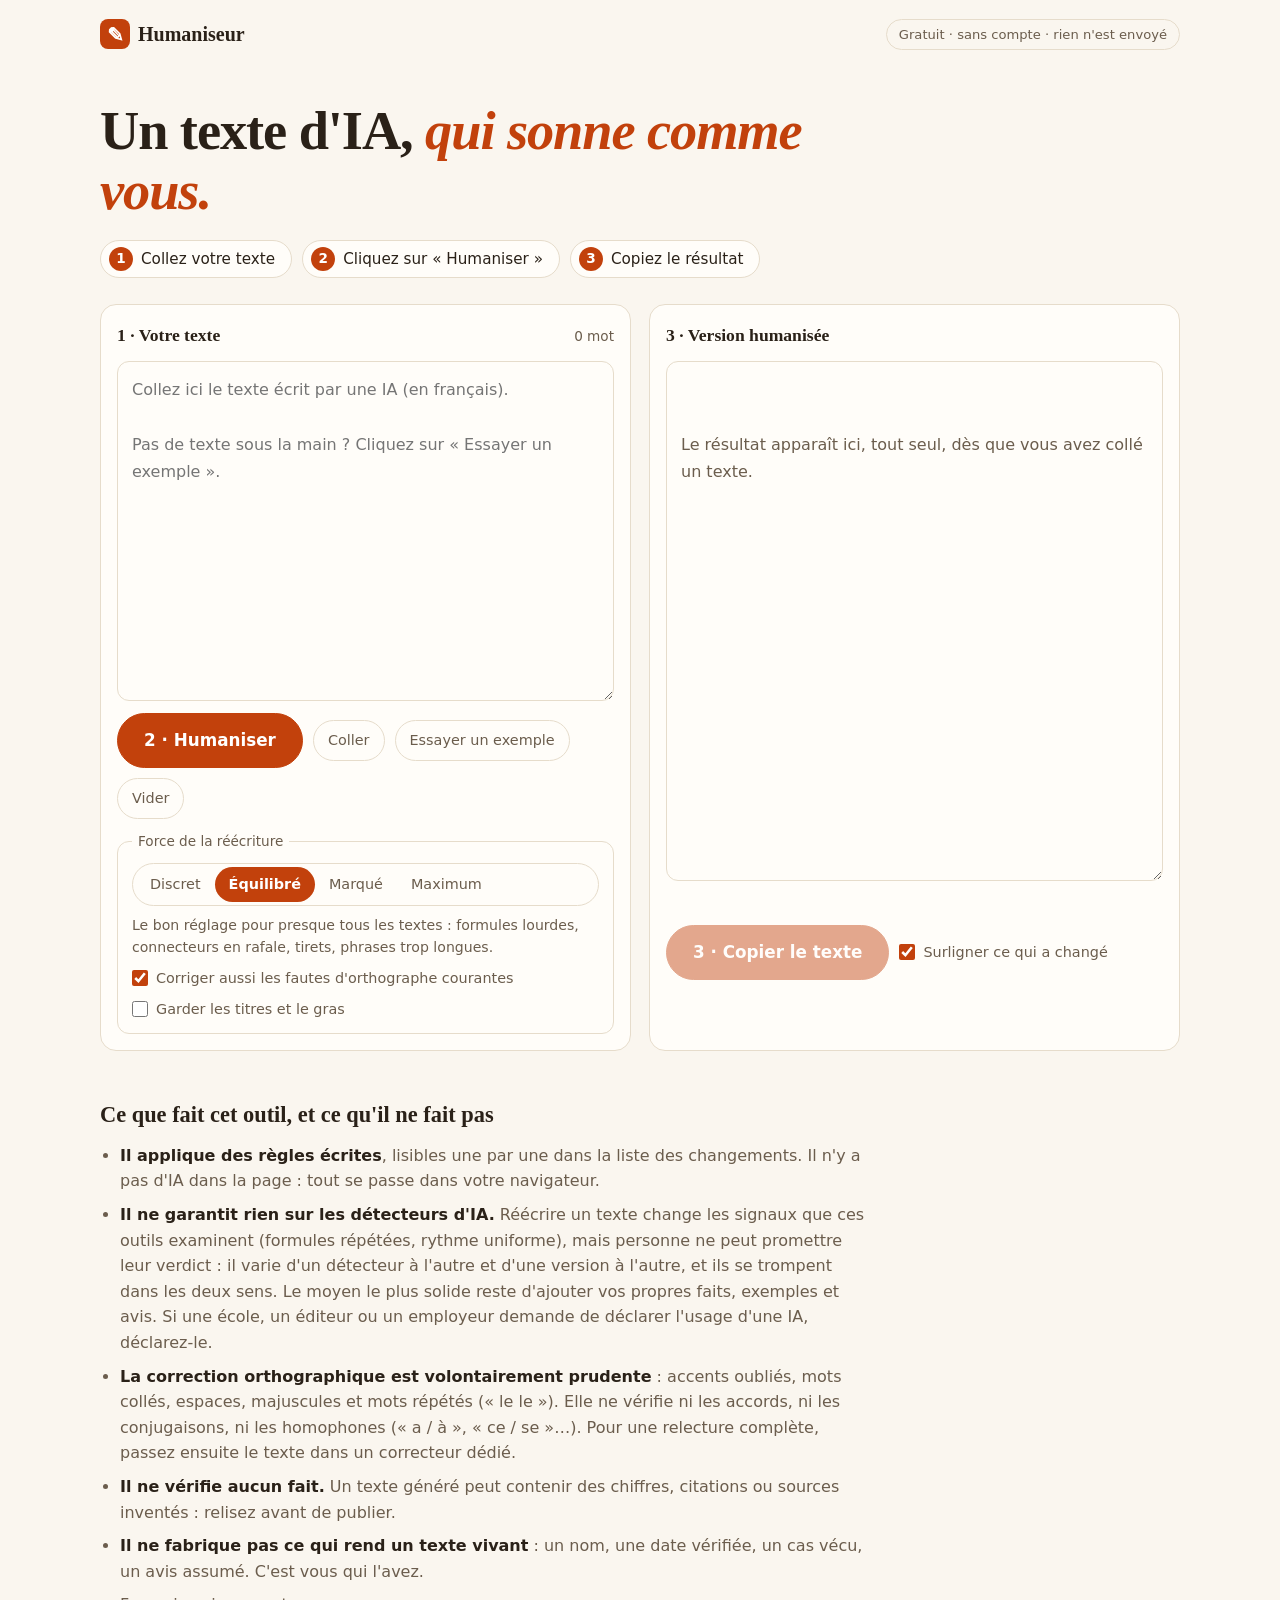
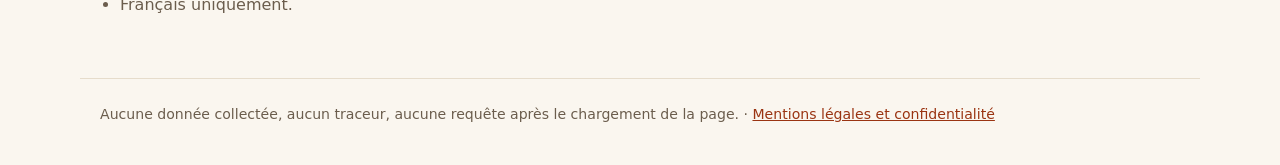
<file: index.html>
<!DOCTYPE html>
<html lang="fr">
<head>
<meta charset="utf-8">
<meta name="viewport" content="width=device-width, initial-scale=1">
<title>Humaniseur de texte — rend un texte d'IA plus naturel</title>
<meta name="description" content="Collez un texte écrit par une IA et obtenez une version plus naturelle : formules creuses, tirets, rythme, vocabulaire. Gratuit, sans compte, rien n'est envoyé.">
<meta name="color-scheme" content="light dark">
<link rel="icon" href="data:image/svg+xml,%3Csvg xmlns='http://www.w3.org/2000/svg' viewBox='0 0 32 32'%3E%3Crect width='32' height='32' rx='8' fill='%23c2410c'/%3E%3Cpath d='M9 23l1-4 9-9a2 2 0 0 1 3 3l-9 9z' fill='none' stroke='%23fff' stroke-width='2' stroke-linejoin='round'/%3E%3C/svg%3E">
<link rel="stylesheet" href="style.css">
</head>
<body>
<header class="haut">
  <span class="logo"><i aria-hidden="true">✎</i> Humaniseur</span>
  <span class="badge">Gratuit · sans compte · rien n'est envoyé</span>
</header>

<main>
  <section class="intro">
    <h1>Un texte d'IA, <em>qui sonne comme vous.</em></h1>
    <ol class="etapes" aria-label="Mode d'emploi">
      <li><b>1</b> Collez votre texte</li>
      <li><b>2</b> Cliquez sur « Humaniser »</li>
      <li><b>3</b> Copiez le résultat</li>
    </ol>
  </section>

  <section class="atelier" aria-label="Atelier">
    <div class="volet">
      <div class="volet-tete">
        <label for="entree">1 · Votre texte</label>
        <span class="compte" id="compte-entree">0 mot</span>
      </div>
      <textarea id="entree" spellcheck="false" placeholder="Collez ici le texte écrit par une IA (en français).&#10;&#10;Pas de texte sous la main ? Cliquez sur « Essayer un exemple »."></textarea>
      <div class="actions">
        <button type="button" class="principal gros" id="go">2 · Humaniser</button>
        <button type="button" class="discret" id="coller">Coller</button>
        <button type="button" class="discret" id="exemple">Essayer un exemple</button>
        <button type="button" class="discret" id="vider">Vider</button>
      </div>
      <fieldset class="force">
        <legend>Force de la réécriture</legend>
        <div class="segments" role="radiogroup" aria-label="Force de la réécriture">
          <label><input type="radio" name="niveau" value="leger"><span>Discret</span></label>
          <label><input type="radio" name="niveau" value="standard" checked><span>Équilibré</span></label>
          <label><input type="radio" name="niveau" value="fort"><span>Marqué</span></label>
          <label><input type="radio" name="niveau" value="complet"><span>Maximum</span></label>
        </div>
        <p class="legende" id="legende-force"></p>
        <label class="case"><input type="checkbox" id="corriger" checked><span>Corriger aussi les fautes d'orthographe courantes</span></label>
        <label class="case"><input type="checkbox" id="forme"><span>Garder les titres et le gras</span></label>
      </fieldset>
    </div>

    <div class="volet sortie-volet" id="volet-sortie" aria-live="polite">
      <div class="volet-tete">
        <h2 id="titre-sortie">3 · Version humanisée</h2>
        <span class="compte" id="compte-sortie"></span>
      </div>
      <div id="sortie" class="sortie" tabindex="0" aria-labelledby="titre-sortie">
        <p class="vide">Le résultat apparaît ici, tout seul, dès que vous avez collé un texte.</p>
      </div>
      <p class="resume" id="resume"></p>
      <div class="actions">
        <button type="button" class="principal gros" id="copier" disabled>3 · Copier le texte</button>
        <label class="case"><input type="checkbox" id="surligner" checked><span>Surligner ce qui a changé</span></label>
      </div>
    </div>
  </section>

  <details id="details" class="plus" hidden>
    <summary id="titre-modifs">Voir ce qui a changé</summary>
    <p class="aide">Un changement ne vous plaît pas ? Décochez-le : le texte se met à jour.</p>
    <div id="modifs"></div>
    <ul class="chiffres" id="chiffres"></ul>
    <div id="signaux-bloc" hidden>
      <h2 class="titre-section">À ajouter vous-même</h2>
      <p class="aide">Repéré mais pas réécrit : il y faut du fond que l'outil n'a pas.</p>
      <div id="signaux" class="signaux"></div>
    </div>
  </details>

  <section class="honnete">
    <h2>Ce que fait cet outil, et ce qu'il ne fait pas</h2>
    <ul>
      <li><b>Il applique des règles écrites</b>, lisibles une par une dans la liste des changements. Il n'y a pas d'IA dans la page : tout se passe dans votre navigateur.</li>
      <li><b>Il ne garantit rien sur les détecteurs d'IA.</b> Réécrire un texte change les signaux que ces outils examinent (formules répétées, rythme uniforme), mais personne ne peut promettre leur verdict : il varie d'un détecteur à l'autre et d'une version à l'autre, et ils se trompent dans les deux sens. Le moyen le plus solide reste d'ajouter vos propres faits, exemples et avis. Si une école, un éditeur ou un employeur demande de déclarer l'usage d'une IA, déclarez-le.</li>
      <li><b>La correction orthographique est volontairement prudente</b> : accents oubliés, mots collés, espaces, majuscules et mots répétés (« le le »). Elle ne vérifie ni les accords, ni les conjugaisons, ni les homophones (« a / à », « ce / se »…). Pour une relecture complète, passez ensuite le texte dans un correcteur dédié.</li>
      <li><b>Il ne vérifie aucun fait.</b> Un texte généré peut contenir des chiffres, citations ou sources inventés : relisez avant de publier.</li>
      <li><b>Il ne fabrique pas ce qui rend un texte vivant</b> : un nom, une date vérifiée, un cas vécu, un avis assumé. C'est vous qui l'avez.</li>
      <li>Français uniquement.</li>
    </ul>
  </section>
</main>

<footer class="pied">
  <p>Aucune donnée collectée, aucun traceur, aucune requête après le chargement de la page. · <a href="mentions-legales.html">Mentions légales et confidentialité</a></p>
</footer>
<script src="moteur.js"></script>
<script src="app.js"></script>
</body>
</html>
</file>
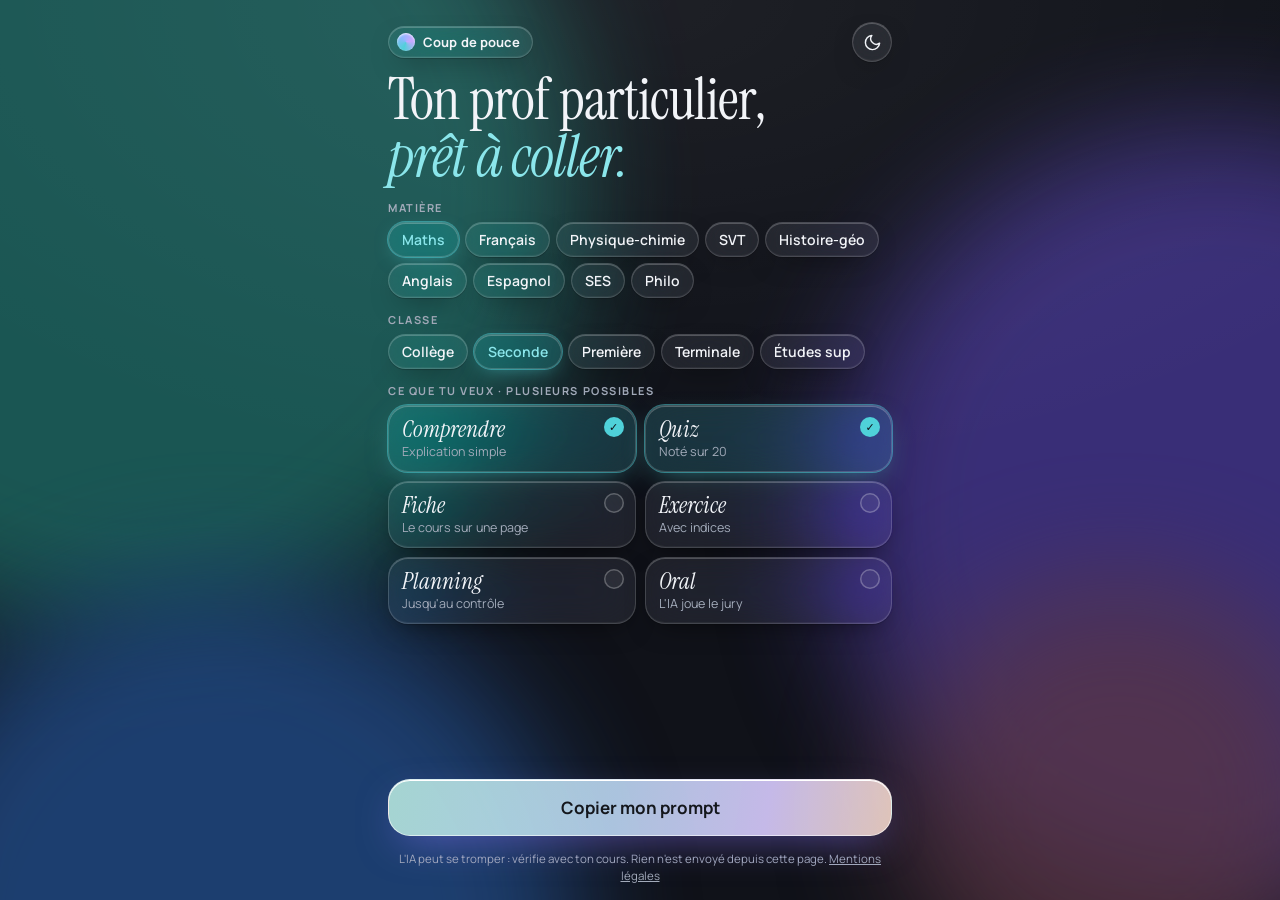
<file: coup-de-pouce.html>
<!DOCTYPE html>
<html lang="fr">
<head>
<meta charset="utf-8">
<meta name="viewport" content="width=device-width, initial-scale=1, viewport-fit=cover">
<title>Coup de pouce</title>
<meta name="description" content="Choisis ta matière, ta classe et ce dont tu as besoin : ton prompt de révision est prêt à coller dans ChatGPT ou Claude. Gratuit, sans compte, rien n'est envoyé.">
<meta name="color-scheme" content="dark">
<meta name="theme-color" content="#101219">
<style>
/* Layout : un écran, fond clair où dérivent trois halos pastel (menthe, lilas, ciel) ; tout le reste en verre liquide façon Apple : flou + saturation, liseré de lumière, ombre douce. */
@font-face{font-family:"Instrument Serif";src:url(polices/instrument-serif.woff2) format("woff2");font-weight:400;font-style:normal;font-display:swap}
@font-face{font-family:"Instrument Serif";src:url(polices/instrument-serif-italic.woff2) format("woff2");font-weight:400;font-style:italic;font-display:swap}
@font-face{font-family:"Manrope";src:url(polices/manrope.woff2) format("woff2");font-weight:200 800;font-style:normal;font-display:swap}
:root{
  color-scheme:dark;
  --ground:#101219; --ink:#F2F4F8; --soft:#A3ABBA; --line:rgba(255,255,255,.16);
  --glass:rgba(255,255,255,.07); --glass-on:rgba(79,209,217,.18); --teal:#4FD1D9; --teal-deep:#8BE6EB;
  --mint:#1C5F5A; --lilac:#3F3282; --sky:#1F4479; --peach:#5C3640;
  --display:"Instrument Serif",Georgia,"Times New Roman",serif;
  --body:"Manrope",-apple-system,"SF Pro Text","Segoe UI",system-ui,sans-serif;
  --shadow:0 1px 1px rgba(0,0,0,.2),0 10px 28px -12px rgba(0,0,0,.6);
}
:root[data-theme="light"]{
  color-scheme:light;
  --ground:#E3E6EB; --ink:#14171C; --soft:#535B67; --line:rgba(255,255,255,.7);
  --glass:rgba(255,255,255,.38); --glass-on:rgba(79,209,217,.24); --teal:#13939B; --teal-deep:#0B6A71;
  --mint:#A6E0D3; --lilac:#C6B6F7; --sky:#AFCFF4; --peach:#EFC7B9;
  --shadow:0 1px 1px rgba(20,23,28,.05),0 8px 24px -10px rgba(20,23,28,.22);
}
:root[data-theme="light"] .glass{box-shadow:inset 0 1px 0 rgba(255,255,255,.85),inset 0 -1px 0 rgba(255,255,255,.2),var(--shadow)}
:root[data-theme="light"] .need .tick{background:rgba(255,255,255,.5);box-shadow:inset 0 0 0 1.5px rgba(20,23,28,.18)}
:root[data-theme="light"] .need[aria-pressed="true"] .tick{background:var(--teal);color:#fff;box-shadow:none}
:root[data-theme="light"] .toast{background:rgba(255,255,255,.7)}
:root[data-theme="light"] .toast a{color:#fff}
.top{display:flex;align-items:center;justify-content:space-between;gap:10px}
.mode{width:40px;height:40px;border-radius:50%;display:grid;place-items:center;cursor:pointer;color:var(--ink);font:inherit;padding:0}
.mode svg{width:19px;height:19px}
.mode .sun{display:none}
:root[data-theme="light"] .mode .sun{display:block}
:root[data-theme="light"] .mode .moon{display:none}
*{box-sizing:border-box}
html{overflow-x:clip;height:100%}
body{margin:0;min-height:100%;background:var(--ground);color:var(--ink);font-family:var(--body);overflow-x:clip;-webkit-font-smoothing:antialiased}
.bg{position:fixed;inset:0;z-index:0;pointer-events:none;overflow:hidden;filter:hue-rotate(var(--hue,0deg));transition:filter 1.4s ease}
.bg span{position:absolute;border-radius:50%;filter:blur(60px);opacity:.9;animation:drift 22s ease-in-out infinite alternate}
.bg span:nth-child(1){width:70vmax;height:70vmax;left:-25vmax;top:-20vmax;background:var(--mint)}
.bg span:nth-child(2){width:60vmax;height:60vmax;right:-25vmax;top:10vmax;background:var(--lilac);animation-duration:26s}
.bg span:nth-child(3){width:55vmax;height:55vmax;left:-10vmax;bottom:-30vmax;background:var(--sky);animation-duration:30s}
.bg span:nth-child(4){width:35vmax;height:35vmax;right:-5vmax;bottom:-10vmax;background:var(--peach);opacity:.7;animation-duration:24s}
@keyframes drift{from{transform:translate(0,0) scale(1)}to{transform:translate(6vmax,4vmax) scale(1.12)}}
.grain{position:fixed;inset:0;z-index:0;pointer-events:none;background:radial-gradient(120% 90% at 50% 0%,rgba(255,255,255,.06),transparent 60%)}
main{position:relative;z-index:1;max-width:540px;margin:0 auto;min-height:100dvh;display:flex;flex-direction:column;gap:14px;
  padding-block:max(18px,env(safe-area-inset-top,0px)) max(16px,env(safe-area-inset-bottom,0px));
  padding-left:max(18px,env(safe-area-inset-left,0px));padding-right:max(18px,env(safe-area-inset-right,0px))}
.glass{background:var(--glass);border:1px solid var(--line);-webkit-backdrop-filter:blur(22px) saturate(180%);backdrop-filter:blur(22px) saturate(180%);
  box-shadow:inset 0 1px 0 rgba(255,255,255,.22),inset 0 -1px 0 rgba(255,255,255,.05),var(--shadow)}
.hero{display:grid;gap:10px;padding-top:4px}
.brand{justify-self:start;display:inline-flex;align-items:center;gap:8px;font-size:13px;font-weight:700;letter-spacing:.01em;border-radius:999px;padding:6px 12px 6px 8px}
.brand i{width:18px;height:18px;border-radius:50%;background:conic-gradient(from 200deg,var(--teal),#8FB6FF,#C9A8FF,var(--teal));box-shadow:inset 0 1px 2px rgba(255,255,255,.8)}
h1{margin:0;font-family:var(--display);font-weight:400;font-size:clamp(40px,11.5vw,58px);line-height:.98;letter-spacing:-.015em;text-wrap:balance}
h1 em{color:var(--teal-deep)}
.label{margin:0 0 7px;font-size:11px;font-weight:700;letter-spacing:.14em;text-transform:uppercase;color:var(--soft)}
.chips{display:flex;flex-wrap:wrap;gap:6px}
.chip{font:inherit;font-size:14px;font-weight:600;color:var(--ink);border-radius:999px;padding:7px 13px;cursor:pointer;transition:background .25s,box-shadow .25s,transform .15s}
.chip:active,.need:active,.go:active{transform:scale(.97)}
.chip[aria-pressed="true"]{background:var(--glass-on);color:var(--teal-deep);box-shadow:inset 0 1px 0 rgba(255,255,255,.25),0 0 0 1px rgba(79,209,217,.5),0 6px 20px -8px rgba(79,209,217,.6)}
.needs{display:grid;grid-template-columns:repeat(2,minmax(0,1fr));gap:9px}
.need{position:relative;text-align:left;font:inherit;color:var(--ink);border-radius:20px;padding:11px 13px;cursor:pointer;transition:background .25s,box-shadow .25s,transform .15s}
.need strong{display:block;font-family:var(--display);font-style:italic;font-weight:400;font-size:23px;line-height:1.05}
.need small{display:block;font-size:12.5px;color:var(--soft);margin-top:2px}
.need .tick{position:absolute;top:11px;right:11px;width:20px;height:20px;border-radius:50%;display:grid;place-items:center;font-size:11px;font-weight:800;color:transparent;
  background:rgba(255,255,255,.06);box-shadow:inset 0 0 0 1.5px rgba(255,255,255,.25);transition:background .2s,color .2s}
.need[aria-pressed="true"]{background:var(--glass-on);box-shadow:inset 0 1px 0 rgba(255,255,255,.25),0 0 0 1px rgba(79,209,217,.5),0 10px 30px -12px rgba(79,209,217,.6)}
.need[aria-pressed="true"] .tick{background:var(--teal);color:var(--ground);box-shadow:none}
.chip:focus-visible,.need:focus-visible,.go:focus-visible,.mode:focus-visible{outline:2px solid var(--teal);outline-offset:3px}
.go{margin-top:auto;position:relative;font:inherit;font-size:17px;font-weight:700;color:#14171C;border-radius:22px;padding:16px 20px;cursor:pointer;overflow:hidden;
  background:linear-gradient(100deg,rgba(189,239,227,.85),rgba(198,226,255,.85) 45%,rgba(217,204,255,.9) 75%,rgba(255,225,210,.85));
  border:1px solid rgba(255,255,255,.6);box-shadow:inset 0 1px 0 #fff,0 14px 40px -12px rgba(140,120,255,.55);transition:transform .15s}
.go::after{content:"";position:absolute;inset:0;background:linear-gradient(110deg,transparent 30%,rgba(255,255,255,.65) 48%,transparent 66%);transform:translateX(-120%);animation:sheen 5s ease-in-out 1.5s infinite}
@keyframes sheen{0%,70%{transform:translateX(-120%)}100%{transform:translateX(120%)}}
.go:disabled{opacity:.5;cursor:default}
.go:disabled::after{display:none}
.foot{margin:0;text-align:center;font-size:11.5px;line-height:1.5;color:var(--soft)}
.foot a{color:var(--soft)}
.toast{position:fixed;left:50%;bottom:calc(16px + env(safe-area-inset-bottom,0px));transform:translate(-50%,160%);z-index:5;width:min(500px,calc(100% - 32px));
  border-radius:22px;padding:14px 16px;display:grid;gap:10px;transition:transform .4s cubic-bezier(.2,.9,.3,1.15);background:rgba(24,27,36,.82)}
.toast.on{transform:translate(-50%,0)}
.toast p{margin:0;font-weight:800}
.toast span{font-size:14px;color:var(--soft)}
.toast .links{display:flex;gap:8px;flex-wrap:wrap}
.toast a{font-size:14px;font-weight:700;text-decoration:none;color:var(--ground);background:var(--ink);border-radius:999px;padding:9px 15px}
@media (max-height:700px){h1{font-size:38px}.need small{display:none}.chip{padding:6px 10px;font-size:13px}}
@media (prefers-reduced-motion:reduce){.bg span,.go::after{animation:none}.chip,.need,.toast,.bg{transition:none}}
</style>
</head>
<body>
<div class="bg" id="drop" aria-hidden="true"><span></span><span></span><span></span><span></span></div>
<div class="grain" aria-hidden="true"></div>
<main>
  <header class="hero">
    <div class="top">
      <span class="brand glass"><i aria-hidden="true"></i>Coup de pouce</span>
      <button type="button" class="mode glass" id="mode" aria-label="Passer en thème jour ou nuit">
        <svg class="moon" viewBox="0 0 24 24" fill="none" stroke="currentColor" stroke-width="1.8" stroke-linecap="round" stroke-linejoin="round" aria-hidden="true"><path d="M21 12.8A9 9 0 1 1 11.2 3a7 7 0 0 0 9.8 9.8z"/></svg>
        <svg class="sun" viewBox="0 0 24 24" fill="none" stroke="currentColor" stroke-width="1.8" stroke-linecap="round" aria-hidden="true"><circle cx="12" cy="12" r="4"/><path d="M12 2v2M12 20v2M4.9 4.9l1.4 1.4M17.7 17.7l1.4 1.4M2 12h2M20 12h2M4.9 19.1l1.4-1.4M17.7 6.3l1.4-1.4"/></svg>
      </button>
    </div>
    <h1>Ton prof particulier, <em>prêt à coller.</em></h1>
  </header>

  <section aria-labelledby="l-mat">
    <p class="label" id="l-mat">Matière</p>
    <div class="chips" data-group="matiere" role="group" aria-labelledby="l-mat">
      <button type="button" class="chip glass">Maths</button><button type="button" class="chip glass">Français</button><button type="button" class="chip glass">Physique-chimie</button><button type="button" class="chip glass">SVT</button><button type="button" class="chip glass">Histoire-géo</button><button type="button" class="chip glass">Anglais</button><button type="button" class="chip glass">Espagnol</button><button type="button" class="chip glass">SES</button><button type="button" class="chip glass">Philo</button>
    </div>
  </section>

  <section aria-labelledby="l-cl">
    <p class="label" id="l-cl">Classe</p>
    <div class="chips" data-group="classe" role="group" aria-labelledby="l-cl">
      <button type="button" class="chip glass">Collège</button><button type="button" class="chip glass">Seconde</button><button type="button" class="chip glass">Première</button><button type="button" class="chip glass">Terminale</button><button type="button" class="chip glass">Études sup</button>
    </div>
  </section>

  <section aria-labelledby="l-need">
    <p class="label" id="l-need">Ce que tu veux · plusieurs possibles</p>
    <div class="needs">
      <button type="button" class="need glass" data-k="comprendre" aria-pressed="false"><span class="tick" aria-hidden="true">✓</span><strong>Comprendre</strong><small>Explication simple</small></button>
      <button type="button" class="need glass" data-k="quiz" aria-pressed="false"><span class="tick" aria-hidden="true">✓</span><strong>Quiz</strong><small>Noté sur 20</small></button>
      <button type="button" class="need glass" data-k="fiche" aria-pressed="false"><span class="tick" aria-hidden="true">✓</span><strong>Fiche</strong><small>Le cours sur une page</small></button>
      <button type="button" class="need glass" data-k="exo" aria-pressed="false"><span class="tick" aria-hidden="true">✓</span><strong>Exercice</strong><small>Avec indices</small></button>
      <button type="button" class="need glass" data-k="planning" aria-pressed="false"><span class="tick" aria-hidden="true">✓</span><strong>Planning</strong><small>Jusqu'au contrôle</small></button>
      <button type="button" class="need glass" data-k="oral" aria-pressed="false"><span class="tick" aria-hidden="true">✓</span><strong>Oral</strong><small>L'IA joue le jury</small></button>
    </div>
  </section>

  <button type="button" class="go" id="go">Copier mon prompt</button>
  <p class="foot">L'IA peut se tromper : vérifie avec ton cours. Rien n'est envoyé depuis cette page. <a href="https://p5wmt65pvz-wq.github.io/humanisation-Ai/mentions-legales.html">Mentions légales</a></p>
</main>

<div class="toast glass" id="toast" role="status" aria-live="polite">
  <p id="t-msg">Copié ✓</p>
  <span id="t-why">Colle-le dans ton IA : elle te demandera ton chapitre.</span>
  <div class="links"><a href="https://chatgpt.com/" target="_blank" rel="noopener">Ouvrir ChatGPT</a><a href="https://claude.ai/new" target="_blank" rel="noopener">Ouvrir Claude</a></div>
</div>

<script>
(function(){
  var root=document.documentElement,meta=document.querySelector('meta[name="theme-color"]');
  function apply(t){if(t==='light')root.setAttribute('data-theme','light');else root.removeAttribute('data-theme');if(meta)meta.content=t==='light'?'#E3E6EB':'#101219';}
  var t=null;try{t=localStorage.getItem('coupdepouce.theme');}catch(e){}
  apply(t);
  document.getElementById('mode').addEventListener('click',function(){
    var n=root.getAttribute('data-theme')==='light'?'dark':'light';apply(n);try{localStorage.setItem('coupdepouce.theme',n);}catch(e){}
  });
})();
(function(){
  var NEED={
    comprendre:"Explique-moi la notion simplement, comme si j'avais 12 ans, avec un exemple de la vie de tous les jours (10 lignes maximum). Puis pose-moi une question pour vérifier que j'ai compris ; si je me trompe, réexplique autrement.",
    quiz:"Fais-moi passer un quiz de 10 questions comme en contrôle. Une question à la fois ; après chaque réponse, dis si c'est juste et corrige en une phrase. À la fin, une note sur 20 et les 2 notions à revoir.",
    fiche:"Fais-moi une fiche d'une page : les notions clés, les définitions et formules à savoir, les pièges classiques en contrôle, et un mini-exemple corrigé. Si je colle mon cours, base-toi uniquement dessus.",
    exo:"Donne-moi un exercice du type contrôle, sans la correction. Si je bloque, donne un indice, puis un deuxième. Quand j'ai fini, corrige étape par étape et propose-en un plus dur.",
    planning:"Demande-moi la date du contrôle et combien de minutes je peux réviser par jour, puis fais-moi un planning avec une tâche précise par jour, un quiz l'avant-veille et rien de nouveau la veille.",
    oral:"Joue le jury d'un oral : pose une question à la fois, attends ma réponse, puis dis-moi ce qui était clair, ce qui manquait et comment mieux le dire."
  };
  var HUE={comprendre:0,quiz:70,fiche:-40,exo:30,planning:-80,oral:110};
  var KEY='coupdepouce.v1',state={matiere:'Maths',classe:'Seconde',needs:['comprendre','quiz']};
  try{var sv=JSON.parse(localStorage.getItem(KEY));if(sv&&sv.needs)state=sv;}catch(e){}
  function save(){try{localStorage.setItem(KEY,JSON.stringify(state));}catch(e){}}
  var drop=document.getElementById('drop'),go=document.getElementById('go');
  [].forEach.call(document.querySelectorAll('.chips'),function(g){
    var key=g.dataset.group,chips=[].slice.call(g.querySelectorAll('.chip'));
    function paint(){chips.forEach(function(c){c.setAttribute('aria-pressed',String(c.textContent===state[key]));});}
    chips.forEach(function(c){c.addEventListener('click',function(){state[key]=c.textContent;paint();save();});});
    paint();
  });
  var needs=[].slice.call(document.querySelectorAll('.need'));
  function paintNeeds(){needs.forEach(function(n){n.setAttribute('aria-pressed',String(state.needs.indexOf(n.dataset.k)>-1));});
    go.disabled=!state.needs.length;go.textContent=state.needs.length?'Copier mon prompt':'Choisis au moins un besoin';}
  needs.forEach(function(n){n.addEventListener('click',function(){
    var k=n.dataset.k,i=state.needs.indexOf(k);
    if(i>-1)state.needs.splice(i,1);else{state.needs.push(k);drop.style.setProperty('--hue',HUE[k]+'deg');}
    paintNeeds();save();});});
  paintNeeds();
  function build(){
    var order=['comprendre','fiche','exo','quiz','planning','oral'].filter(function(k){return state.needs.indexOf(k)>-1;});
    var t="Tu es mon prof particulier de "+state.matiere+". Je suis en "+state.classe.toLowerCase()+".\n\nCommence par me demander sur quel chapitre je travaille (je pourrai aussi coller mon cours). Ensuite :\n";
    order.forEach(function(k,i){t+="\n"+(order.length>1?(i+1)+". ":"")+NEED[k];});
    t+="\n\nPose une seule question à la fois et attends ma réponse. Si tu n'es pas sûr d'une information, dis-le au lieu d'inventer.";
    return t;
  }
  var toast=document.getElementById('toast'),msg=document.getElementById('t-msg'),why=document.getElementById('t-why'),timer;
  function show(m,w){msg.textContent=m;why.textContent=w;toast.classList.add('on');clearTimeout(timer);timer=setTimeout(function(){toast.classList.remove('on');},6000);}
  function fallback(text){var ta=document.createElement('textarea');ta.value=text;ta.setAttribute('readonly','');ta.style.position='fixed';ta.style.opacity='0';document.body.appendChild(ta);ta.select();var ok=false;try{ok=document.execCommand('copy');}catch(e){}document.body.removeChild(ta);return ok;}
  go.addEventListener('click',function(){
    var text=build();
    function ok(){show('Copié ✓','Colle-le dans ton IA : elle te demandera ton chapitre.');}
    function ko(){show('Copie bloquée','Ton navigateur refuse la copie : réessaie depuis Safari ou Chrome.');}
    if(navigator.clipboard&&navigator.clipboard.writeText)navigator.clipboard.writeText(text).then(ok,function(){fallback(text)?ok():ko();});
    else fallback(text)?ok():ko();
  });
})();
</script>
</body>
</html>
</file>
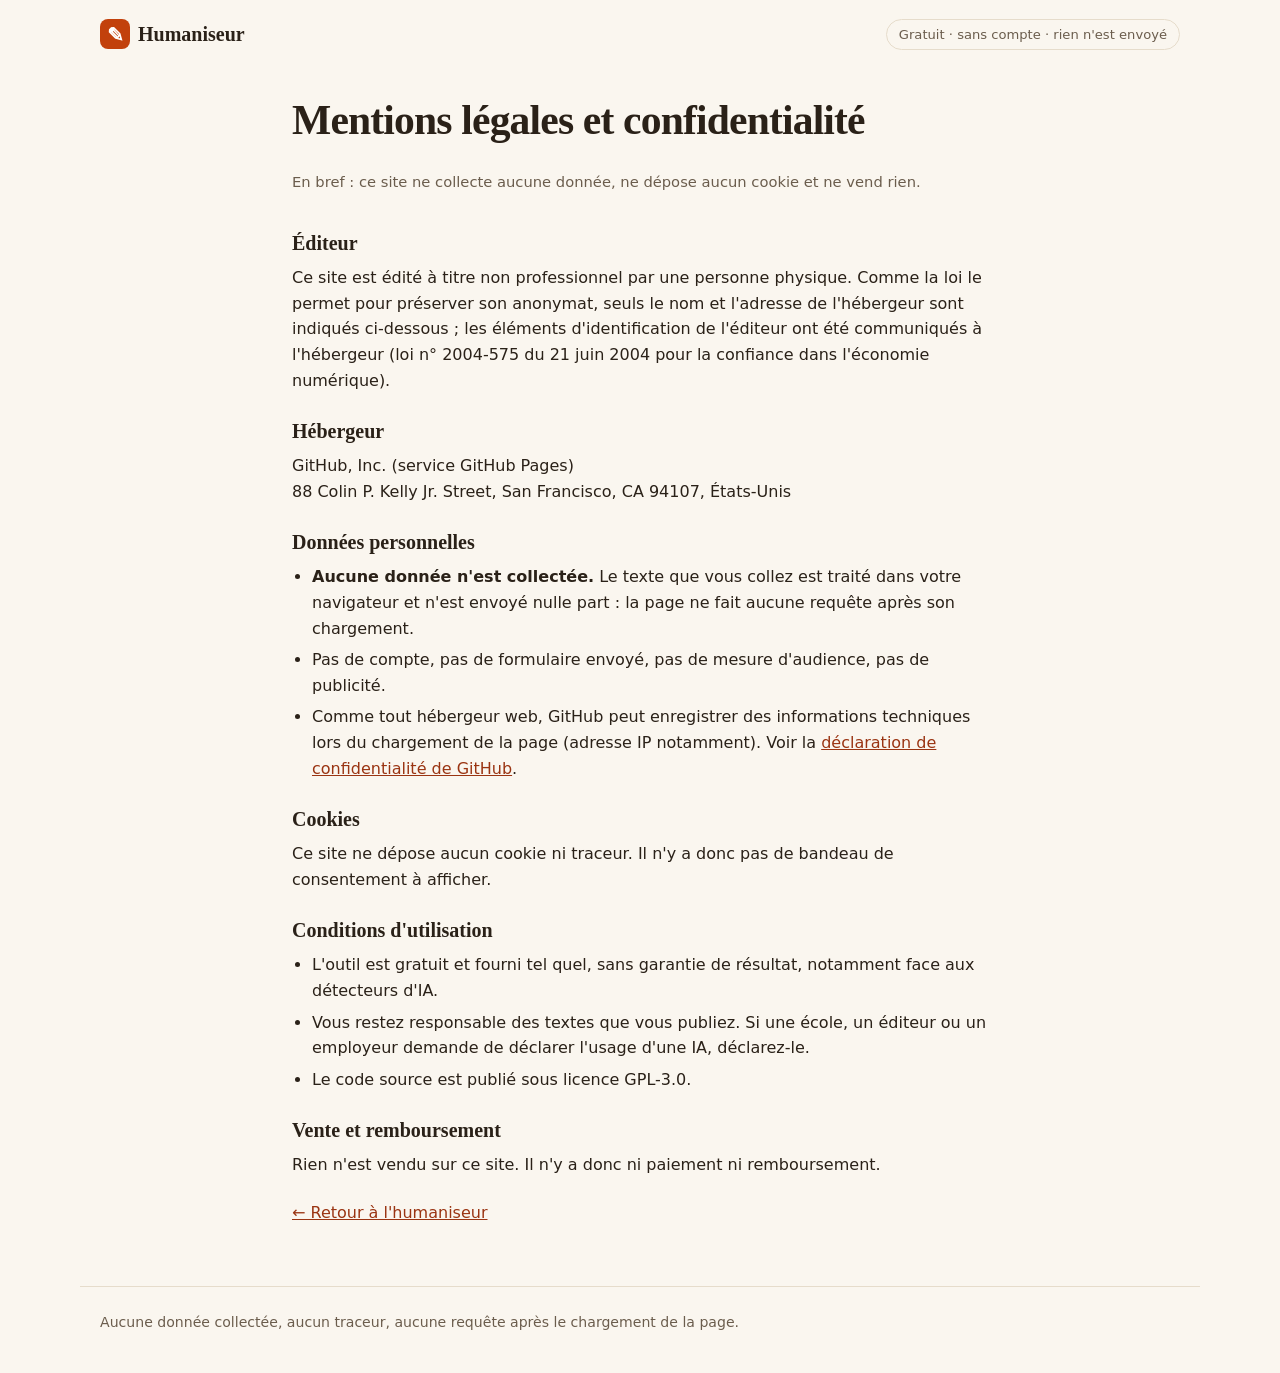
<file: mentions-legales.html>
<!DOCTYPE html>
<html lang="fr">
<head>
<meta charset="utf-8">
<meta name="viewport" content="width=device-width, initial-scale=1">
<title>Mentions légales et confidentialité — Humaniseur de texte</title>
<meta name="description" content="Mentions légales, confidentialité, cookies et conditions d'utilisation de l'Humaniseur de texte.">
<meta name="color-scheme" content="light dark">
<link rel="icon" href="data:image/svg+xml,%3Csvg xmlns='http://www.w3.org/2000/svg' viewBox='0 0 32 32'%3E%3Crect width='32' height='32' rx='8' fill='%23c2410c'/%3E%3Cpath d='M9 23l1-4 9-9a2 2 0 0 1 3 3l-9 9z' fill='none' stroke='%23fff' stroke-width='2' stroke-linejoin='round'/%3E%3C/svg%3E">
<link rel="stylesheet" href="style.css">
</head>
<body>
<header class="haut">
  <a class="logo" href="./"><i aria-hidden="true">✎</i> Humaniseur</a>
  <span class="badge">Gratuit · sans compte · rien n'est envoyé</span>
</header>

<main class="legal">
  <h1>Mentions légales et confidentialité</h1>
  <p class="aide">En bref : ce site ne collecte aucune donnée, ne dépose aucun cookie et ne vend rien.</p>

  <section>
    <h2>Éditeur</h2>
    <p>Ce site est édité à titre non professionnel par une personne physique. Comme la loi le permet pour préserver son anonymat, seuls le nom et l'adresse de l'hébergeur sont indiqués ci-dessous ; les éléments d'identification de l'éditeur ont été communiqués à l'hébergeur (loi n° 2004-575 du 21 juin 2004 pour la confiance dans l'économie numérique).</p>
  </section>

  <section>
    <h2>Hébergeur</h2>
    <p>GitHub, Inc. (service GitHub Pages)<br>88 Colin P. Kelly Jr. Street, San Francisco, CA 94107, États-Unis</p>
  </section>

  <section>
    <h2>Données personnelles</h2>
    <ul>
      <li><b>Aucune donnée n'est collectée.</b> Le texte que vous collez est traité dans votre navigateur et n'est envoyé nulle part : la page ne fait aucune requête après son chargement.</li>
      <li>Pas de compte, pas de formulaire envoyé, pas de mesure d'audience, pas de publicité.</li>
      <li>Comme tout hébergeur web, GitHub peut enregistrer des informations techniques lors du chargement de la page (adresse IP notamment). Voir la <a href="https://docs.github.com/site-policy/privacy-policies/github-general-privacy-statement">déclaration de confidentialité de GitHub</a>.</li>
    </ul>
  </section>

  <section>
    <h2>Cookies</h2>
    <p>Ce site ne dépose aucun cookie ni traceur. Il n'y a donc pas de bandeau de consentement à afficher.</p>
  </section>

  <section>
    <h2>Conditions d'utilisation</h2>
    <ul>
      <li>L'outil est gratuit et fourni tel quel, sans garantie de résultat, notamment face aux détecteurs d'IA.</li>
      <li>Vous restez responsable des textes que vous publiez. Si une école, un éditeur ou un employeur demande de déclarer l'usage d'une IA, déclarez-le.</li>
      <li>Le code source est publié sous licence GPL-3.0.</li>
    </ul>
  </section>

  <section>
    <h2>Vente et remboursement</h2>
    <p>Rien n'est vendu sur ce site. Il n'y a donc ni paiement ni remboursement.</p>
  </section>

  <p><a href="./">← Retour à l'humaniseur</a></p>
</main>

<footer class="pied">
  <p>Aucune donnée collectée, aucun traceur, aucune requête après le chargement de la page.</p>
</footer>
</body>
</html>
</file>
<file: style.css>
:root {
  --fond: #faf6ef; --carte: #fffdf9; --bord: #e6dccb; --texte: #2a2118; --doux: #6b5d4d;
  --accent: #c2410c; --accent-fonce: #9a3412; --encre-accent: #ffffff; --surlign: #fde5c8;
  --ok: #2f6f3e; --ko: #a32a1f;
  --serif: "Iowan Old Style", "Palatino Linotype", Palatino, Georgia, "Times New Roman", serif;
  --sans: ui-sans-serif, system-ui, -apple-system, "Segoe UI", Roboto, Arial, sans-serif;
}
@media (prefers-color-scheme: dark) {
  :root { --fond: #17130f; --carte: #1f1a14; --bord: #3a3026; --texte: #f1e9dd; --doux: #b3a592;
    --accent: #f08a4b; --accent-fonce: #f6a56f; --encre-accent: #1b1007; --surlign: #4a2e17; --ok: #7fcf91; --ko: #f28b82; }
}
* { box-sizing: border-box; margin: 0; }
[hidden] { display: none !important; }
body { background: var(--fond); color: var(--texte); font: 16px/1.6 var(--sans); }
.haut { max-width: 1120px; margin: 0 auto; padding: 18px 20px; display: flex; justify-content: space-between; align-items: center; gap: 12px; flex-wrap: wrap; }
.logo { font-family: var(--serif); font-weight: 700; font-size: 1.25rem; display: flex; align-items: center; gap: 8px; }
.logo i { display: grid; place-items: center; width: 30px; height: 30px; border-radius: 8px; background: var(--accent); color: var(--encre-accent); font-style: normal; }
.badge { font-size: .82rem; color: var(--doux); border: 1px solid var(--bord); border-radius: 99px; padding: 4px 12px; }
main { max-width: 1120px; margin: 0 auto; padding: 0 20px 60px; }
.intro { padding: 34px 0 26px; max-width: 46rem; }
h1 { font-family: var(--serif); font-size: clamp(2rem, 5.4vw, 3.4rem); line-height: 1.1; letter-spacing: -.02em; }
h1 em { color: var(--accent); }
.intro p { margin-top: 16px; color: var(--doux); font-size: 1.05rem; }
.atelier { display: grid; grid-template-columns: repeat(2, minmax(0, 1fr)); gap: 18px; }
.volet { background: var(--carte); border: 1px solid var(--bord); border-radius: 16px; padding: 16px; display: flex; flex-direction: column; gap: 12px; min-width: 0; }
.volet-tete { display: flex; justify-content: space-between; align-items: baseline; gap: 10px; }
.volet-tete label, .volet-tete h2 { font-family: var(--serif); font-size: 1.1rem; font-weight: 700; }
.compte { color: var(--doux); font-size: .85rem; }
textarea, .sortie { width: 100%; min-height: 340px; flex: 1; font: inherit; line-height: 1.7; color: var(--texte); background: transparent; border: 1px solid var(--bord); border-radius: 12px; padding: 14px; resize: vertical; overflow-wrap: break-word; }
.sortie { white-space: pre-wrap; overflow: auto; max-height: 520px; }
textarea:focus-visible, .sortie:focus-visible, button:focus-visible, input:focus-visible + span { outline: 2px solid var(--accent); outline-offset: 2px; }
.vide { color: var(--doux); white-space: normal; }
mark { background: var(--surlign); color: inherit; border-radius: 4px; padding: 0 2px; }
.commandes { display: flex; flex-wrap: wrap; gap: 12px; align-items: center; justify-content: space-between; }
.segments { display: inline-flex; border: 1px solid var(--bord); border-radius: 99px; padding: 3px; flex-wrap: wrap; }
.segments label { cursor: pointer; }
.segments input { position: absolute; opacity: 0; pointer-events: none; }
.segments span { display: block; padding: 6px 14px; border-radius: 99px; font-size: .9rem; color: var(--doux); }
.segments input:checked + span { background: var(--accent); color: var(--encre-accent); font-weight: 600; }
.segments input:focus-visible + span { outline: 2px solid var(--accent); outline-offset: 2px; }
.case { display: inline-flex; gap: 8px; align-items: center; font-size: .9rem; color: var(--doux); cursor: pointer; }
.case input { accent-color: var(--accent); width: 16px; height: 16px; }
.actions { display: flex; flex-wrap: wrap; gap: 10px; align-items: center; }
button { font: inherit; cursor: pointer; border-radius: 99px; padding: 10px 20px; border: 1px solid var(--bord); background: transparent; color: var(--texte); }
button.principal { background: var(--accent); border-color: var(--accent); color: var(--encre-accent); font-weight: 700; }
button.principal:hover:not(:disabled) { background: var(--accent-fonce); border-color: var(--accent-fonce); }
button:disabled { opacity: .45; cursor: not-allowed; }
button.discret { color: var(--doux); padding: 8px 14px; font-size: .9rem; }
button.discret:hover { color: var(--texte); border-color: var(--doux); }
#details { margin-top: 34px; }
.chiffres { list-style: none; padding: 0; display: grid; grid-template-columns: repeat(auto-fill, minmax(210px, 1fr)); gap: 10px; }
.chiffres li { background: var(--carte); border: 1px solid var(--bord); border-radius: 12px; padding: 12px 14px; display: grid; gap: 2px; }
.chiffres small { color: var(--doux); font-size: .8rem; }
.chiffres b { font-family: var(--serif); font-size: 1.3rem; }
.titre-section { font-family: var(--serif); font-size: 1.4rem; margin-top: 30px; }
.aide { color: var(--doux); font-size: .92rem; margin: 4px 0 12px; }
details.groupe { background: var(--carte); border: 1px solid var(--bord); border-radius: 12px; margin-bottom: 10px; }
details.groupe summary { cursor: pointer; padding: 12px 14px; font-weight: 600; display: flex; gap: 10px; align-items: center; }
details.groupe summary span { font-size: .78rem; background: var(--surlign); border-radius: 99px; padding: 1px 9px; }
details.groupe ul { list-style: none; padding: 0 0 6px; }
details.groupe li { padding: 10px 14px; border-top: 1px solid var(--bord); display: grid; gap: 3px; }
details.groupe label { display: flex; gap: 10px; align-items: flex-start; cursor: pointer; overflow-wrap: anywhere; }
details.groupe input { accent-color: var(--accent); width: 16px; height: 16px; margin-top: .3em; flex: none; }
del { color: var(--ko); } ins { color: var(--ok); text-decoration: none; font-weight: 600; }
.pourquoi { padding-left: 26px; font-size: .82rem; color: var(--doux); }
.signaux { display: grid; grid-template-columns: repeat(auto-fill, minmax(260px, 1fr)); gap: 12px; }
.signaux article { background: var(--carte); border: 1px solid var(--bord); border-left: 4px solid var(--accent); border-radius: 12px; padding: 12px 14px; }
.signaux h3 { font-size: .98rem; } .signaux blockquote { font-style: italic; color: var(--doux); font-size: .88rem; margin: 6px 0; }
.signaux p { font-size: .9rem; color: var(--doux); }
.honnete { margin-top: 46px; max-width: 48rem; }
.honnete h2 { font-family: var(--serif); font-size: 1.4rem; margin-bottom: 10px; }
.honnete ul { padding-left: 20px; display: grid; gap: 8px; color: var(--doux); }
.honnete b { color: var(--texte); }
.pied { max-width: 1120px; margin: 0 auto; padding: 24px 20px 40px; color: var(--doux); font-size: .88rem; border-top: 1px solid var(--bord); }
@media (max-width: 820px) { .atelier { grid-template-columns: minmax(0, 1fr); } textarea, .sortie { min-height: 220px; } }
@media (prefers-reduced-motion: reduce) { * { transition: none !important; } }

.etapes { list-style: none; padding: 0; margin-top: 18px; display: flex; flex-wrap: wrap; gap: 10px; }
.etapes li { display: flex; align-items: center; gap: 8px; background: var(--carte); border: 1px solid var(--bord); border-radius: 99px; padding: 6px 16px 6px 8px; font-size: .95rem; }
.etapes b { display: grid; place-items: center; width: 24px; height: 24px; border-radius: 50%; background: var(--accent); color: var(--encre-accent); font-size: .85rem; }
button.gros { padding: 13px 26px; font-size: 1.05rem; }
.force { border: 1px solid var(--bord); border-radius: 12px; padding: 10px 14px 12px; display: grid; gap: 8px; min-width: 0; }
.force legend { padding: 0 6px; font-size: .85rem; color: var(--doux); }
.legende { font-size: .88rem; color: var(--doux); min-height: 1.4em; }
.resume { font-size: .88rem; color: var(--doux); min-height: 1.4em; }
details.plus { margin-top: 26px; background: var(--carte); border: 1px solid var(--bord); border-radius: 14px; padding: 4px 16px 16px; }
details.plus > summary { cursor: pointer; padding: 12px 0; font-weight: 700; font-family: var(--serif); font-size: 1.1rem; }
details.plus .chiffres { margin-top: 16px; }

a.logo { color: inherit; text-decoration: none; }
.legal { max-width: 46rem; padding-top: 30px; display: grid; gap: 22px; }
.legal h1 { font-size: clamp(1.8rem, 4.6vw, 2.6rem); }
.legal h2 { font-family: var(--serif); font-size: 1.25rem; margin-bottom: 6px; }
.legal ul { padding-left: 20px; display: grid; gap: 6px; }
.legal a, .pied a { color: var(--accent-fonce); }
</file>
